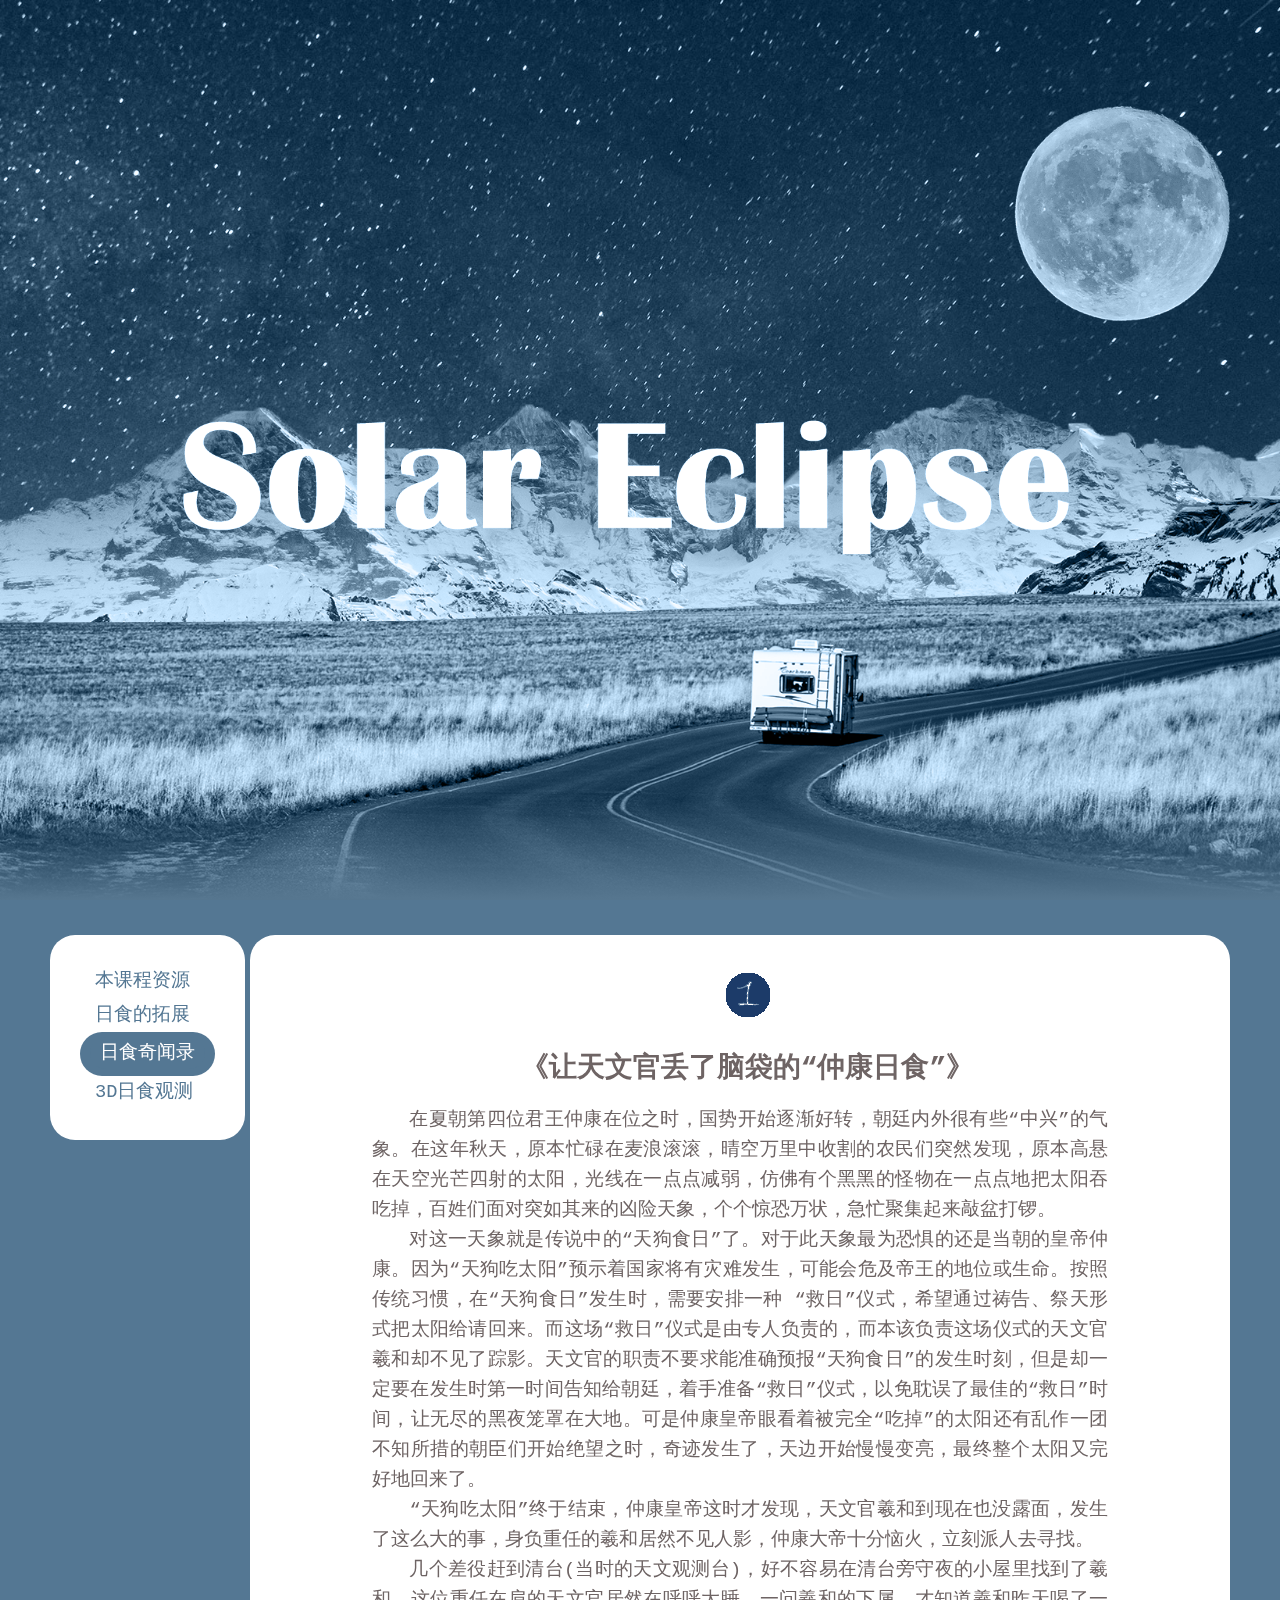
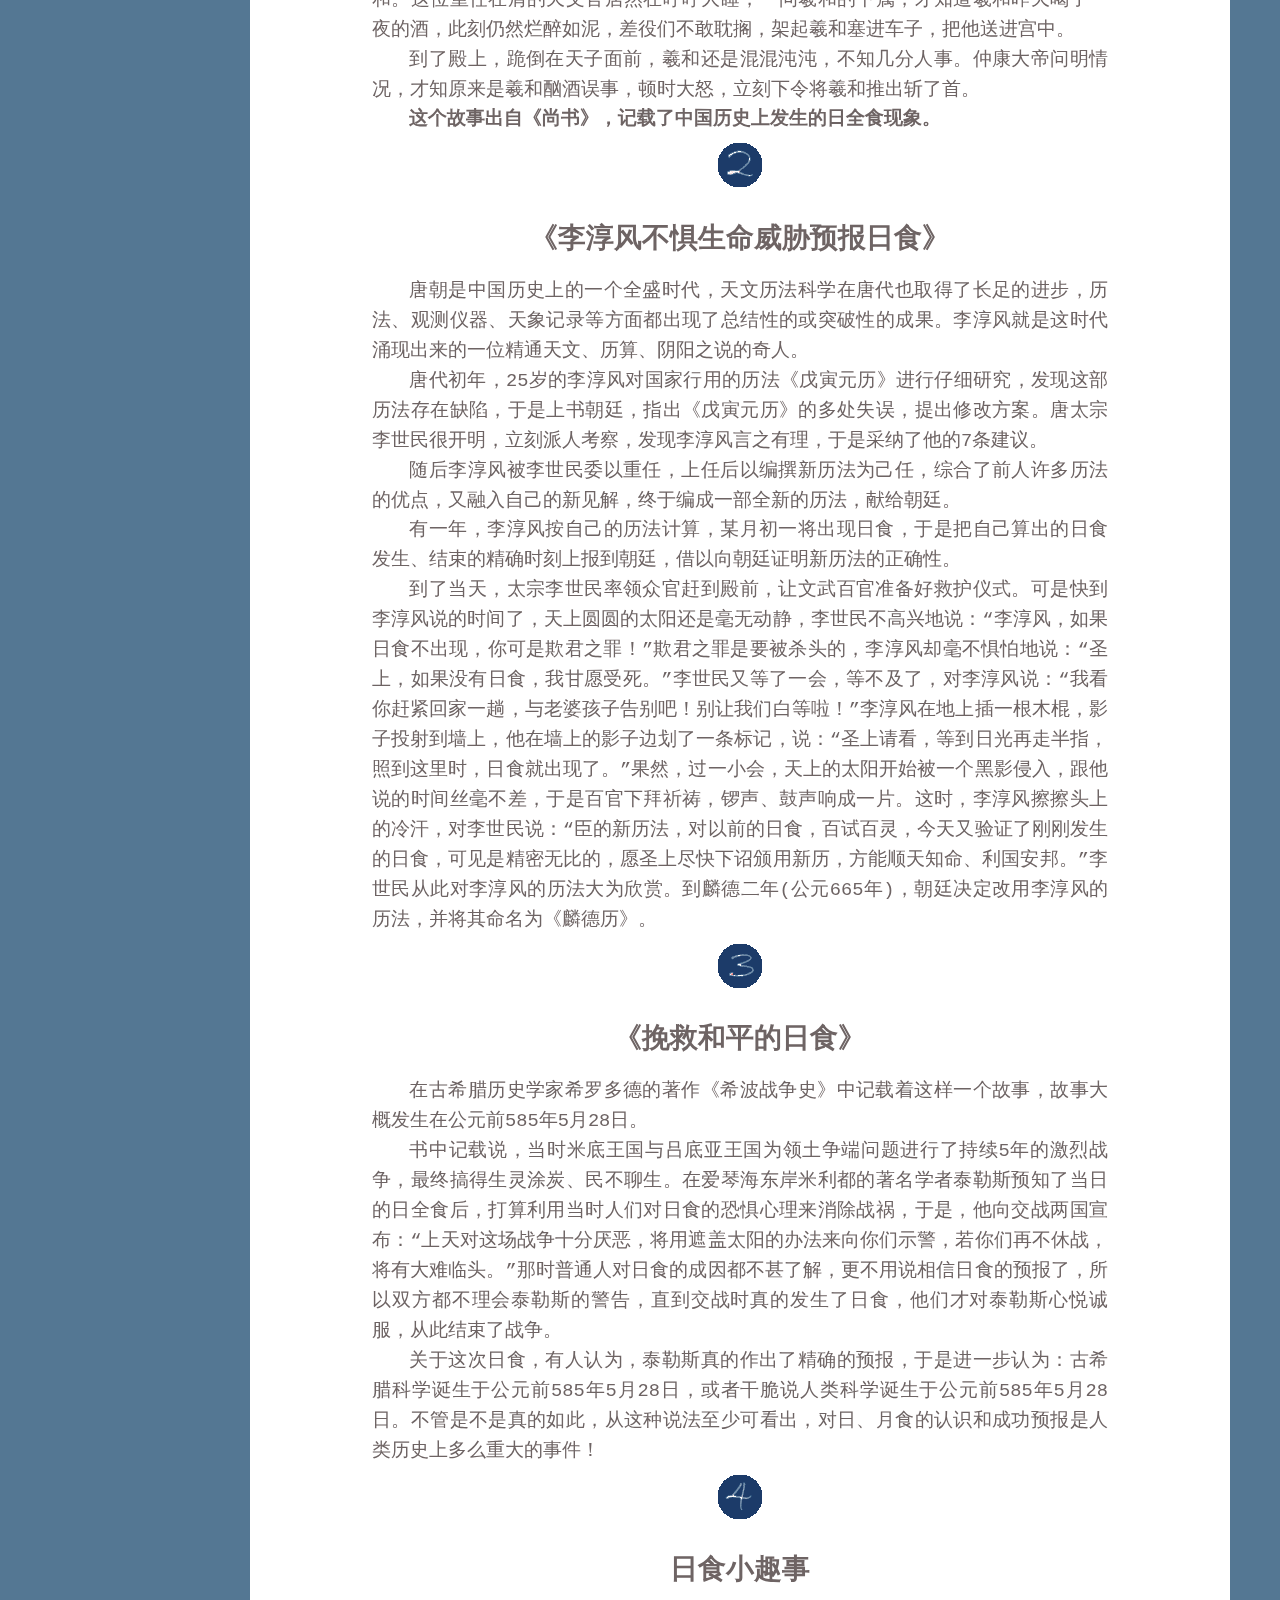
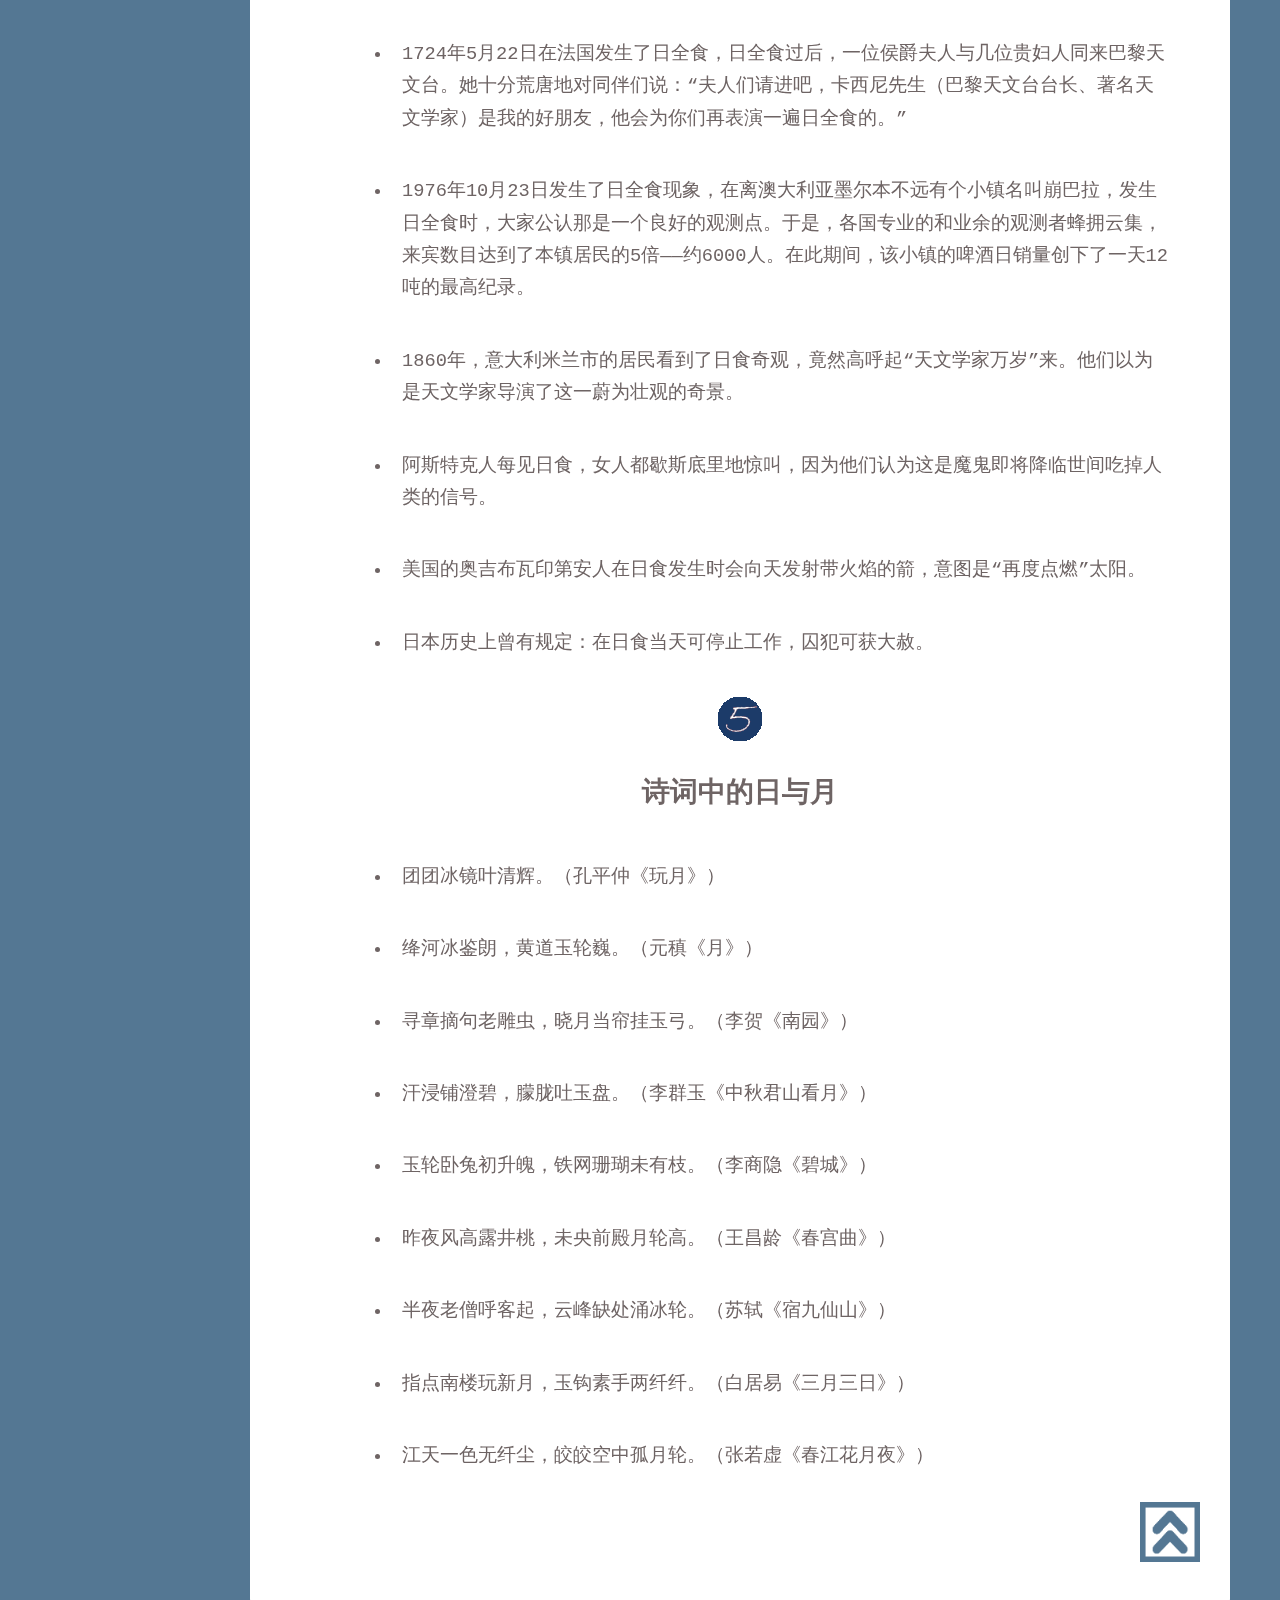
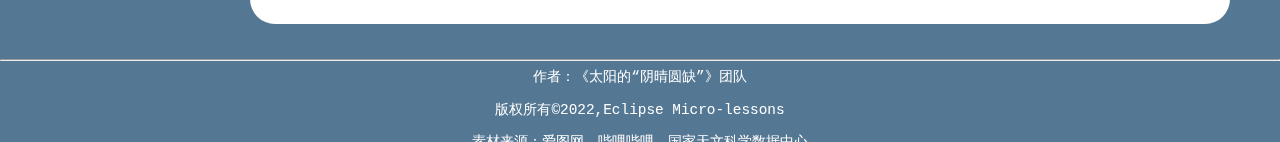
<file: 日食奇闻录.html>
﻿<!doctype html>
<html>
	<head>
		<meta charset=":utf-8">
		<link rel="shortcut icon" href="images5/logo.png" alt="金环日食">
		<title>日食奇闻录</title>
		<link type="text/css" rel="stylesheet" href="css/style.css">
		<link type="text/css" rel="stylesheet" href="css/fyfc.css">
	</head>

	<body>
		<!--标题-->
		<div id="ziti">
		<div class="ly">
	<img
		src="images5/bg.jpg"
		id="bg"
	>
	<img
		src="images5/moon.png"
		id="moon"
	>
	<img
		src="images5/mountain.png"
		id="mountain"
	>
	<img
		src="images5/road.png"
		id="road"
		road
	>
	<h2 id="text">
		<br>
		<img src="images5/title.png">
	</h2>

		</div>
		<script>
	let bg = document.querySelector('#bg')
	let moon = document.querySelector('#moon')
	let mountain = document.querySelector('#mountain')
	let road = document.querySelector('#road')
	let text = document.querySelector('#text')

	window.addEventListener('scroll', () => {
		var value = window.scrollY;

		bg.style.top = value * 0.5 + 'px';
		moon.style.left = -value * 0.5 + 'px';
		mountain.style.top = -value * 0.15 + 'px';
		road.style.top = value * 0.15 + 'px';

		text.style.top = value * 1 + 'px';


	})
		</script>

	<section class="nnn">
	<ul>
		<li><a href=""></a></li>
		<li><a href=""></a></li>
		<li ><a href=""></a></li>
	</ul>
	</section>

		<!--侧边栏-->
		<section id="qiwen">
			<ul>
				<li><a href="index.html">本课程资源</a></li>
				<li><a href="日食拓展.html">日食的拓展</a></li>
				<li class="qq"><a href="日食奇闻录.html">日食奇闻录</a></li>
				<li><a href="https://nadc.china-vo.org/eclipse/" id="3guance"target="_blank">3D日食观测</a></li>
			</ul>
		</section>

		<section class="wz">
			<h1><img src="images5/11.png" alt="1"></h1>
			<h2>《让天文官丢了脑袋的“仲康日食”》</h2>
			<div class="gs">
			<P>在夏朝第四位君王仲康在位之时，国势开始逐渐好转，朝廷内外很有些“中兴”的气象。在这年秋天，原本忙碌在麦浪滚滚，晴空万里中收割的农民们突然发现，原本高悬在天空光芒四射的太阳，光线在一点点减弱，仿佛有个黑黑的怪物在一点点地把太阳吞吃掉，百姓们面对突如其来的凶险天象，个个惊恐万状，急忙聚集起来敲盆打锣。</p>
				<p>对这一天象就是传说中的“天狗食日”了。对于此天象最为恐惧的还是当朝的皇帝仲康。因为“天狗吃太阳”预示着国家将有灾难发生，可能会危及帝王的地位或生命。按照传统习惯，在“天狗食日”发生时，需要安排一种 “救日”仪式，希望通过祷告、祭天形式把太阳给请回来。而这场“救日”仪式是由专人负责的，而本该负责这场仪式的天文官羲和却不见了踪影。天文官的职责不要求能准确预报“天狗食日”的发生时刻，但是却一定要在发生时第一时间告知给朝廷，着手准备“救日”仪式，以免耽误了最佳的“救日”时间，让无尽的黑夜笼罩在大地。可是仲康皇帝眼看着被完全“吃掉”的太阳还有乱作一团不知所措的朝臣们开始绝望之时，奇迹发生了，天边开始慢慢变亮，最终整个太阳又完好地回来了。</p>
				<p>“天狗吃太阳”终于结束，仲康皇帝这时才发现，天文官羲和到现在也没露面，发生了这么大的事，身负重任的羲和居然不见人影，仲康大帝十分恼火，立刻派人去寻找。</p>
				<p>几个差役赶到清台(当时的天文观测台)，好不容易在清台旁守夜的小屋里找到了羲和。这位重任在肩的天文官居然在呼呼大睡，一问羲和的下属，才知道羲和昨天喝了一夜的酒，此刻仍然烂醉如泥，差役们不敢耽搁，架起羲和塞进车子，把他送进宫中。</p>
				<p>到了殿上，跪倒在天子面前，羲和还是混混沌沌，不知几分人事。仲康大帝问明情况，才知原来是羲和酗酒误事，顿时大怒，立刻下令将羲和推出斩了首。
			<p><strong>这个故事出自《尚书》，记载了中国历史上发生的日全食现象。</strong>
		</P>
			</div>


			<h1><img src="images5/22.png"alt="2"></h1>
			<h2>《李淳风不惧生命威胁预报日食》</h2>
			<div class="gs">
				<p>唐朝是中国历史上的一个全盛时代，天文历法科学在唐代也取得了长足的进步，历法、观测仪器、天象记录等方面都出现了总结性的或突破性的成果。李淳风就是这时代涌现出来的一位精通天文、历算、阴阳之说的奇人。</p>
					<p>唐代初年，25岁的李淳风对国家行用的历法《戊寅元历》进行仔细研究，发现这部历法存在缺陷，于是上书朝廷，指出《戊寅元历》的多处失误，提出修改方案。唐太宗李世民很开明，立刻派人考察，发现李淳风言之有理，于是采纳了他的7条建议。</p>
					<p>随后李淳风被李世民委以重任，上任后以编撰新历法为己任，综合了前人许多历法的优点，又融入自己的新见解，终于编成一部全新的历法，献给朝廷。</p>
					<p>有一年，李淳风按自己的历法计算，某月初一将出现日食，于是把自己算出的日食发生、结束的精确时刻上报到朝廷，借以向朝廷证明新历法的正确性。</p>
					<p>到了当天，太宗李世民率领众官赶到殿前，让文武百官准备好救护仪式。可是快到李淳风说的时间了，天上圆圆的太阳还是毫无动静，李世民不高兴地说：“李淳风，如果日食不出现，你可是欺君之罪！”欺君之罪是要被杀头的，李淳风却毫不惧怕地说：“圣上，如果没有日食，我甘愿受死。”李世民又等了一会，等不及了，对李淳风说：“我看你赶紧回家一趟，与老婆孩子告别吧！别让我们白等啦！”李淳风在地上插一根木棍，影子投射到墙上，他在墙上的影子边划了一条标记，说：“圣上请看，等到日光再走半指，照到这里时，日食就出现了。”果然，过一小会，天上的太阳开始被一个黑影侵入，跟他说的时间丝毫不差，于是百官下拜祈祷，锣声、鼓声响成一片。这时，李淳风擦擦头上的冷汗，对李世民说：“臣的新历法，对以前的日食，百试百灵，今天又验证了刚刚发生的日食，可见是精密无比的，愿圣上尽快下诏颁用新历，方能顺天知命、利国安邦。”李世民从此对李淳风的历法大为欣赏。到麟德二年(公元665年)，朝廷决定改用李淳风的历法，并将其命名为《麟德历》。</p>
			</div>

			<h1><img src="images5/33.png"alt="3"></h1>
			<h2>《挽救和平的日食》</h2>
			<div class="gs">
				<p>
					在古希腊历史学家希罗多德的著作《希波战争史》中记载着这样一个故事，故事大概发生在公元前585年5月28日。</p>
					<p>书中记载说，当时米底王国与吕底亚王国为领土争端问题进行了持续5年的激烈战争，最终搞得生灵涂炭、民不聊生。在爱琴海东岸米利都的著名学者泰勒斯预知了当日的日全食后，打算利用当时人们对日食的恐惧心理来消除战祸，于是，他向交战两国宣布：“上天对这场战争十分厌恶，将用遮盖太阳的办法来向你们示警，若你们再不休战，将有大难临头。”那时普通人对日食的成因都不甚了解，更不用说相信日食的预报了，所以双方都不理会泰勒斯的警告，直到交战时真的发生了日食，他们才对泰勒斯心悦诚服，从此结束了战争。</p>
					<p>关于这次日食，有人认为，泰勒斯真的作出了精确的预报，于是进一步认为：古希腊科学诞生于公元前585年5月28日，或者干脆说人类科学诞生于公元前585年5月28日。不管是不是真的如此，从这种说法至少可看出，对日、月食的认识和成功预报是人类历史上多么重大的事件！
				</p>
			</div>


			<h1><img src="images5/44.png"alt="4"></h1>
			<h2>日食小趣事</h2>
			<div class="gs">
			<p>
				<ul>
					<li>1724年5月22日在法国发生了日全食，日全食过后，一位侯爵夫人与几位贵妇人同来巴黎天文台。她十分荒唐地对同伴们说：“夫人们请进吧，卡西尼先生（巴黎天文台台长、著名天文学家）是我的好朋友，他会为你们再表演一遍日全食的。”</li>
					<li>1976年10月23日发生了日全食现象，在离澳大利亚墨尔本不远有个小镇名叫崩巴拉，发生日全食时，大家公认那是一个良好的观测点。于是，各国专业的和业余的观测者蜂拥云集，来宾数目达到了本镇居民的5倍——约6000人。在此期间，该小镇的啤酒日销量创下了一天12吨的最高纪录。</li>
					<li>1860年，意大利米兰市的居民看到了日食奇观，竟然高呼起“天文学家万岁”来。他们以为是天文学家导演了这一蔚为壮观的奇景。</li>
					<li>阿斯特克人每见日食，女人都歇斯底里地惊叫，因为他们认为这是魔鬼即将降临世间吃掉人类的信号。</li>
					<li>美国的奥吉布瓦印第安人在日食发生时会向天发射带火焰的箭，意图是“再度点燃”太阳。</li>
					<li>日本历史上曾有规定：在日食当天可停止工作，囚犯可获大赦。</li>
				</ul>
			</p>	
			</div>

			<h1><img src="images5/55.png"alt="4"></h1>
			<h2>诗词中的日与月</h2>
			<div class="sg">
				<ul>
				<li>团团冰镜叶清辉。（孔平仲《玩月》）</li>
				<li>绛河冰鉴朗，黄道玉轮巍。（元稹《月》）</li>
				<li>寻章摘句老雕虫，晓月当帘挂玉弓。（李贺《南园》）</li>
				<li>汗浸铺澄碧，朦胧吐玉盘。（李群玉《中秋君山看月》）</li>
				<li>玉轮卧兔初升魄，铁网珊瑚未有枝。（李商隐《碧城》）</li>
				<li>昨夜风高露井桃，未央前殿月轮高。（王昌龄《春宫曲》）</li>
				<li>半夜老僧呼客起，云峰缺处涌冰轮。（苏轼《宿九仙山》）</li>
				<li>指点南楼玩新月，玉钩素手两纤纤。（白居易《三月三日》）</li>
				<li>江天一色无纤尘，皎皎空中孤月轮。（张若虚《春江花月夜》）</li>
			</ul>
			</div>
		
		<div id="fh">
			<h3><a href="" alt="#top"><img src="images5/返回顶部.png" width="60" height="60"></a></h3>
		</div>
		</section>
	

		<footer>
			<p><hr>作者：《太阳的“阴晴圆缺”》团队<br>
				版权所有&copy;2022,Eclipse Micro-lessons<br>
			素材来源：爱图网、哔哩哔哩、国家天文科学数据中心<br>
		</p>
		</footer>
	</div>
	</body>
</html>
</html>
</file>
<file: css/style.css>
* {
  margin: 0;
  padding: 0;
}
.ly{
  position: relative;
  width: 100%;
  height: 100vh;
  overflow: hidden;
  display: flex;
  justify-content: center;
  align-items: center;
}
.ly:before {
  content: '';
  position: absolute;
  bottom: 0;
  width: 100%;
  height: 100px;
  background: linear-gradient(to top #0a2a43 transparent);
  z-index: 10000;
}
.ly:after {
  content: '';
  position: absolute;
  top: 0;
  left: 0;
  width: 100%;
  height: 100%;
  background: #0a2a43;
  z-index: 10000;
  mix-blend-mode: color;
}
.ly img {
  position: absolute;
  top: 0;
  left: 0;
  width: 100%;
  height: 100%;
  object-fit: cover;
  pointer-events: none;
}
#text img{
  width:80%;
  height:80%;
  position:relative;
  z-index: 3;

}
#text{
  position: relative;
  color: #ffffff;
  font-size: 10em;
  z-index: 1;
}
#road {
  z-index: 2;
}
</file>
<file: css/fyfc.css>
*{
    margin: 0px;
    padding: 0px;
}

body{
    font-size: large;
    line-height: 180%; 
    background-color: #547793;
    /*background: linear-gradient(to top, #0a2a43, transparent);*/
    font-family: 楷体,宋体,黑体,cursive,monospace,'Times New Roman', Times, serif;
    display: inline-block;
    height: auto;
    max-width: 100%;
}
h2{
    text-align:center;
}
.nnn{
    background: linear-gradient(#547793,#5d809c);
    content: '';
    display: block;
    position: absolute;
    width: 100%;
    height: 100px;
    bottom: 0;
    left: 0;
    background: linear-gradient(to top, #547793, transparent);
    z-index: 7;
}


.wz{
    background-color: white;
    color:rgb(110, 100, 100);
    font-size: 130%;
    margin: 35px 50px 35px 250px;
    border-radius:25px;
    padding: 30px;
    text-align:justify;
}

div .tw{
    padding: 25px;
}

.tw img{
    width:60%;
    height: auto;
    border-radius: 25px;
}

h1,h3{
    text-align: center;
}

h2,h3{
    line-height:75px;
}
p{
    text-indent:2em;
    line-height: 160%;
    margin-left:10%;
    margin-right:10%;
}
.guance ul li{
    margin-left:10%;
    margin-right:10%;
    list-style-type:circle;
}



/*--图片设置*/
#quan img{
    height:450px;
}
#pian img{
    width:450px;
}

.kh p{
    text-indent: 0;
    text-align: center;
}

#ziyuan{
    background-color: white;
    float: left;
    font-size: 130%;
    border-radius:25px;
    margin: 35px 50px;
    padding: 30px;
}

#ziyuan ul{
    background-color: white;
    text-decoration: none;
    list-style-type: none;
    line-height: 180%;
    border-width:20px;
    color:#547793;
}

#ziyuan a:link{
    color:#547793;
    background-color:white;
    text-decoration: none;
    padding: 5px 15px;
    border-radius:25px;
}

#ziyuan a:visited{
    color:#547793;
    background-color:white;
    text-decoration: none;
    padding: 5px 15px;
    border-radius:25px;
}

#ziyuan a:hover{
    color: white;
    background-color: #547793;
    text-decoration: none;
    padding: 5px 15px;
    border-radius:25px;
}

#ziyuan ul li.selected{
    color: white;
    background-color: #547793;
    padding: 5px 10px;
    border-radius:25px;
}
#ziyuan ul li.selected a{
    color: white;
    background-color: #547793;
    padding: 5px 10px;
    border-radius:25px;
}

#tuozhan{
    background-color: white;
    float: left;
    font-size: 130%;
    border-radius:25px;
    margin: 35px 50px;
    padding: 30px;
}

#tuozhan ul{
    background-color: white;
    text-decoration: none;
    list-style-type: none;
    line-height: 180%;
    border-width:20px;
    color:#547793;
}

#tuozhan a:link{
    color:#547793;
    background-color:white;
    text-decoration: none;
    padding: 5px 15px;
    border-radius:25px;
}

#tuozhan a:visited{
    color:#547793;
    background-color:white;
    text-decoration: none;
    padding: 5px 15px;
    border-radius:25px;
}

#tuozhan a:hover{
    color: white;
    background-color: #547793;
    text-decoration: none;
    padding: 5px 15px;
    border-radius:25px;
}

#tuozhan ul li.tt{
    color: white;
    background-color: #547793;
    padding: 5px 10px;
    border-radius:25px;
}
#tuozhan ul li.tt a{
    color: white;
    background-color: #547793;
    padding: 5px 10px;
    border-radius:25px;
}


#qiwen{
    background-color: white;
    float: left;
    font-size: 130%;
    border-radius:25px;
    margin: 35px 50px;
    padding: 30px;
}

#qiwen ul{
    background-color: white;
    text-decoration: none;
    list-style-type: none;
    line-height: 180%;
    border-width:20px;
    color:#547793;
}

#qiwen a:link{
    color:#547793;
    background-color:white;
    text-decoration: none;
    padding: 5px 15px;
    border-radius:25px;
}

#qiwen a:visited{
    color:#547793;
    background-color:white;
    text-decoration: none;
    padding: 5px 15px;
    border-radius:25px;
}

#qiwen a:hover{
    color: white;
    background-color: #547793;
    text-decoration: none;
    padding: 5px 15px;
    border-radius:25px;
}

#qiwen ul li.qq{
    color: white;
    background-color: #547793;
    padding: 5px 10px;
    border-radius:25px;
}
#qiwen ul li.qq a{
    color: white;
    background-color: #547793;
    padding: 5px 10px;
    border-radius:25px;
}

.sp{
    text-align:center;
}
/*表格*/
#container{
    text-align:center;
    border-color:#547793;
    border-style:double;
    font-size:small;
    margin:0px auto;
    font-size:120%;
    color:#5a5050;
    border-spacing:10px;
    margin-left:10px;
    margin-right:10px;
}
#container tr th{
    color:#547793;
    font-size:medium;
}
#container tr td{
    font-size:medium;
    border:#547793 1px dashed;
}
.zt ol{
    margin-left:10%;
}
.zt ol li{
    text-align:left;
    background: white;
    padding: 10px;
    margin:20px;
    margin-left:20%;
    height: 10%;
    line-height: 2em;
}
.gs p{
    text-indent: 2em;
}
.gs ul{
    margin-left:10%;
} 
 .gs ul li{
    text-align:left;
    background: white;
    padding: 10px;
    margin:20px;
    height: 10%;  
 }

.sg ul{
    margin-left:10%;
} 
 .sg ul li{
    text-align:left;
    background: white;
    padding: 10px;
    margin:20px;
    height: 10%;  
 }

.da{
    text-align:center;
}
.juzi img{
    text-align:center;
}
.lj h5 a{
    color:#547793;
    text-align:center;
}
.lj{
    text-align:center;
    color:#547793;
}
.lj a:link{
    text-align:center;
    color:#547793;

}
.lj a:visited{
    text-align:center;
    color:#547793;

}
.lj a:hover{
    text-align:center;
    color:#547793;
}

#fh h3{
    text-align:right;
}

#timu{
    position:relative;
}


/*表单*/
/*错误*/
.radio_11{
    width: 20px;
    height: 20px;
    appearance: none;
    position: relative;
}
.radio_11:before{
    content:'';
    width: 20px;
    height: 20px;
    color:white;
    border: 1px solid #7d7d7d;
    display: inline-block;
    border-radius: 50%;
    vertical-align: middle;
    
}
.radio_11:checked:before{
    content:'';
    width: 20px;
    height: 20px;
    color:white;
    border: 1px solid rgb(192, 0, 0);
    background:rgb(192, 0, 0);
    display: inline-block;
    border-radius: 50%;
    vertical-align:middle;
    
}
.radio_11:checked:after{
    content:'\2716';
    width: 10px;
    height:5px;
    color:white;
    background:rgb(192, 0, 0);
    text-align: center;
    display: block;
    position: absolute;
    top: 2px;
    left:5.5px;
}
.radio_11:checked+label{
    color: rgb(192, 0, 0);
}

/*正确*/
.radio_111{
    width: 20px;
    height: 20px;
    appearance: none;
    position: relative;
}
.radio_111:before{
    content: '';
    width: 20px;
    height: 20px;
    border: 1px solid #7d7d7d;
    display: inline-block;
    border-radius: 50%;
    vertical-align: middle;
}
.radio_111:checked:before{
    content: '';
    width: 20px;
    height: 20px;
    border: 1px solid green;
    background:green;
    display: inline-block;
    border-radius: 50%;
    vertical-align:middle;
}
.radio_111:checked:after{
    content: '';
    width: 10px;
    height:5px;
    border: 2px solid white;
    border-top: transparent;
    border-right: transparent;
    text-align: center;
    display: block;
    position: absolute;
    top: 6px;
    left:5px;
    transform: rotate(-45deg);
}
.radio_111:checked+label{
    color: green;
}

/*解析*/
.daan{
    text-align:justify ;
    margin-left:17%;
    color:#547793;
    margin-right:17%;
}
#ziti{
    font-size:80%;
}
/*页脚*/
footer{
    text-align: center;
    color:white;
}
</file>
